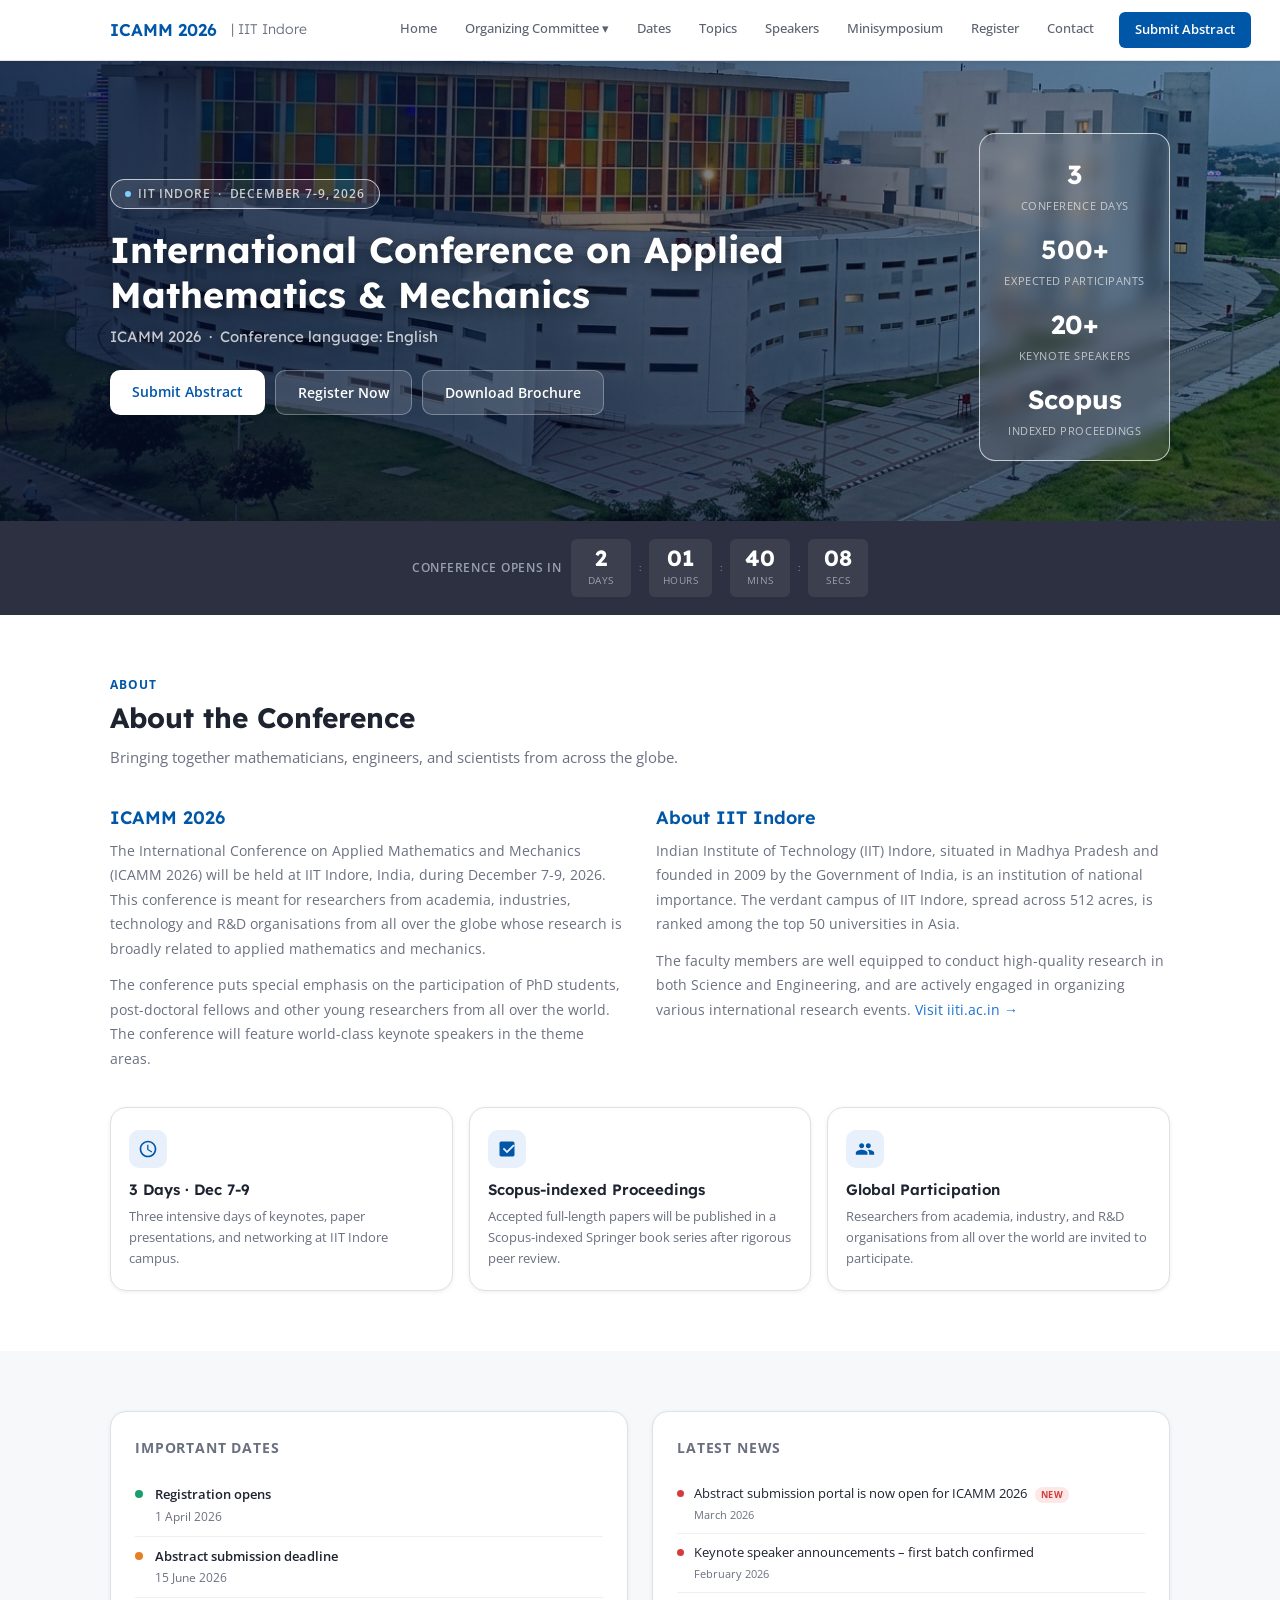
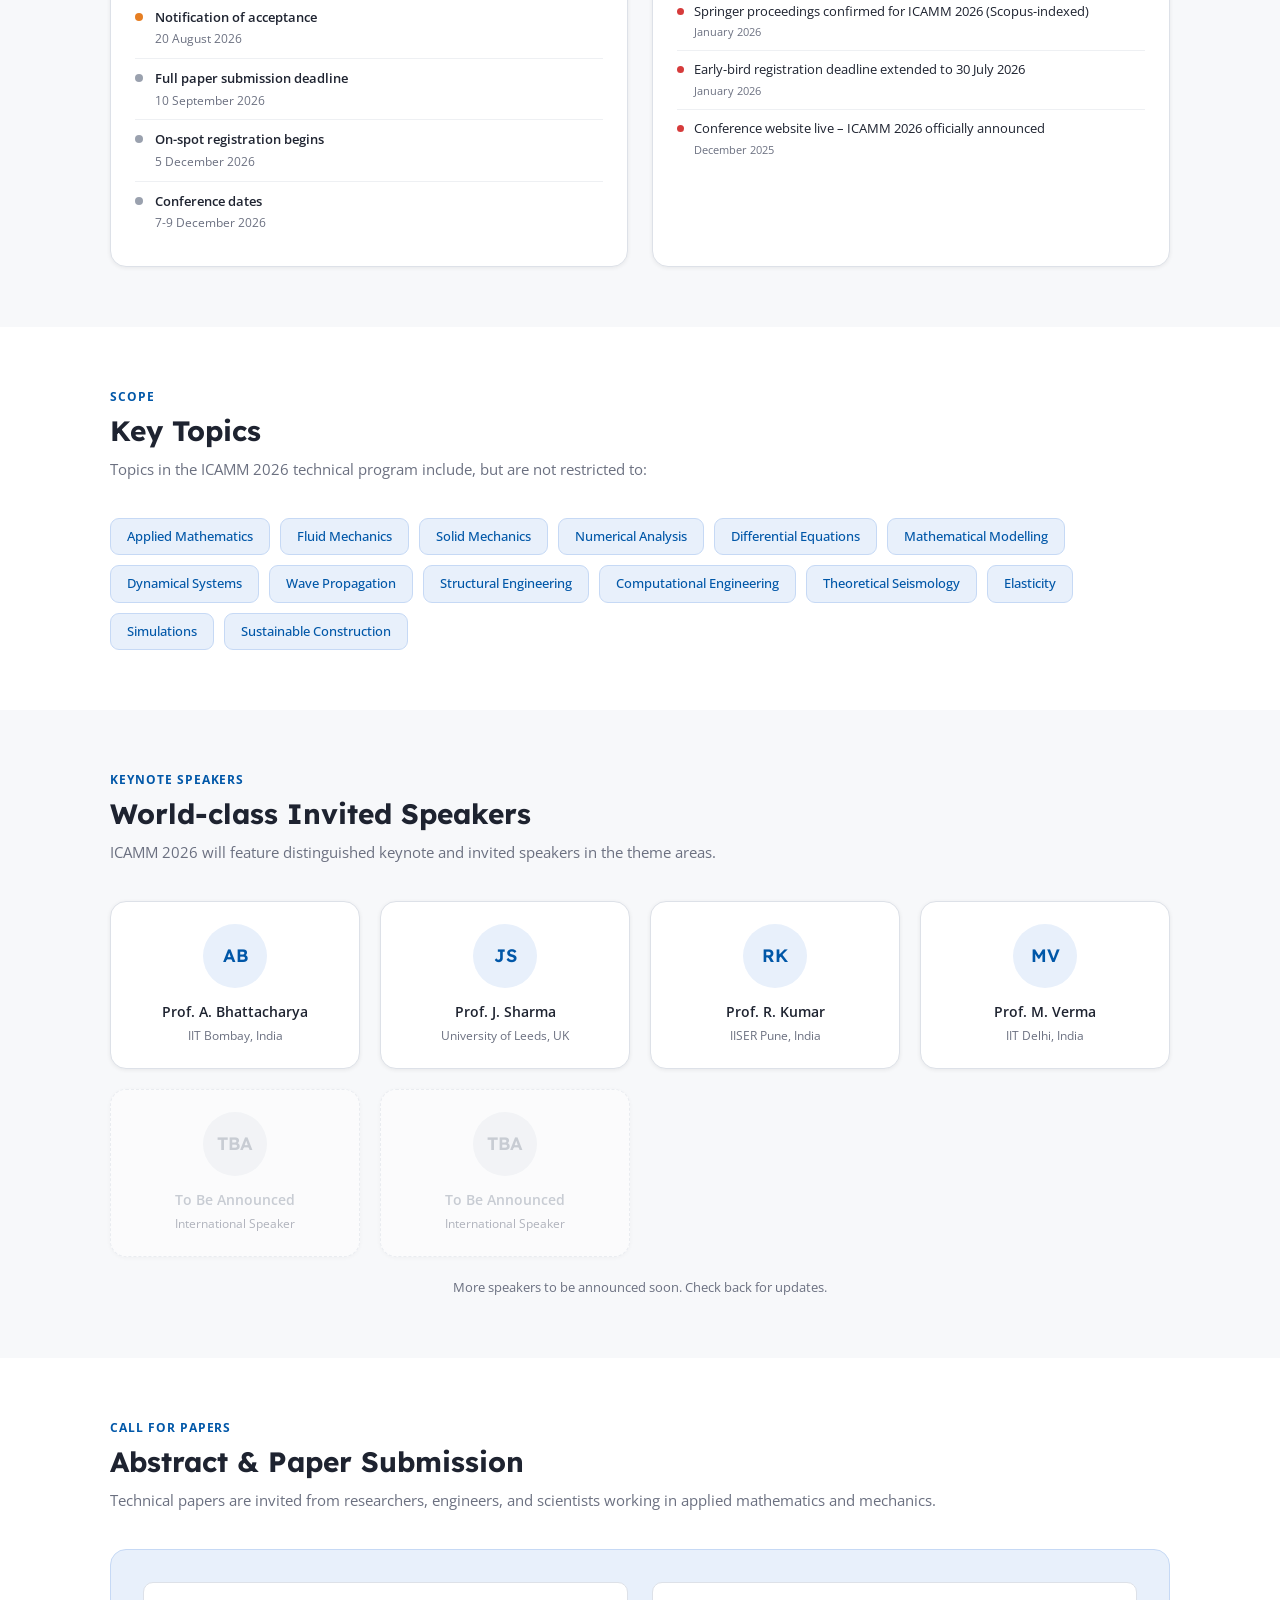
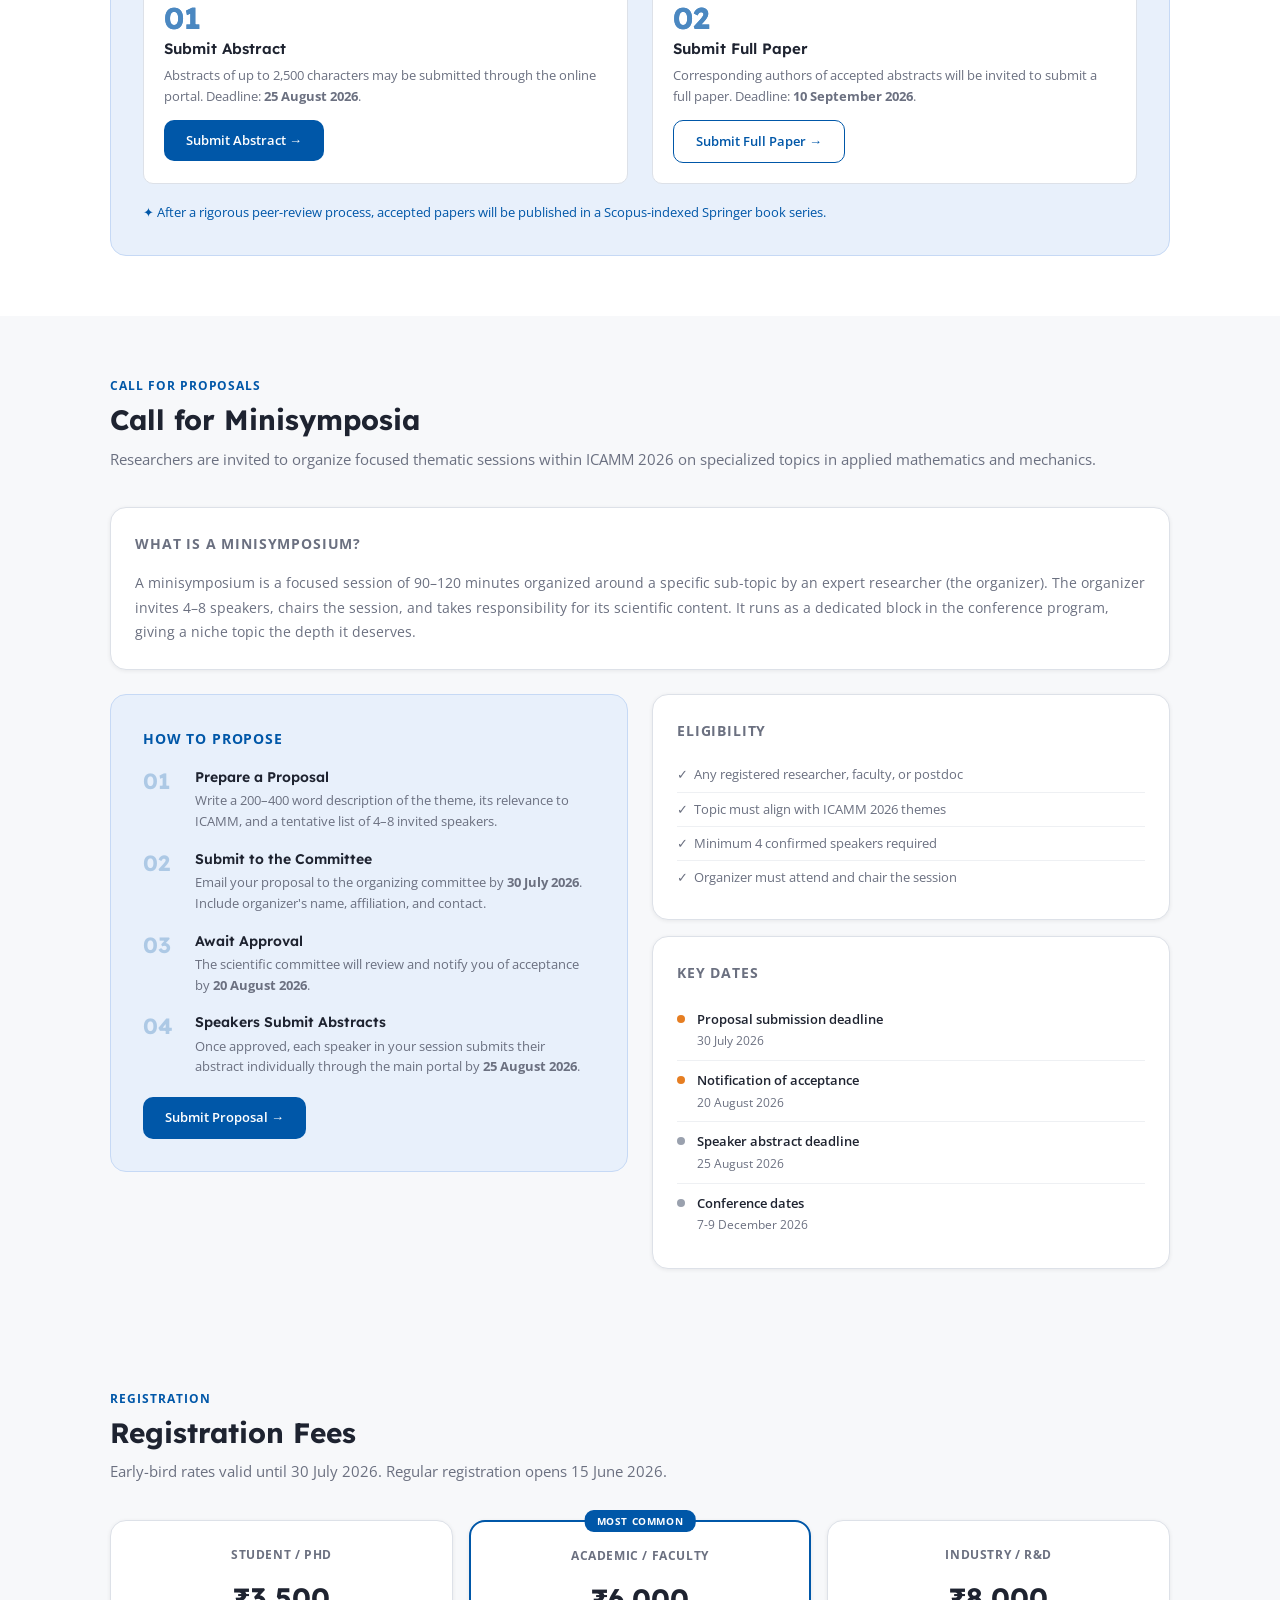
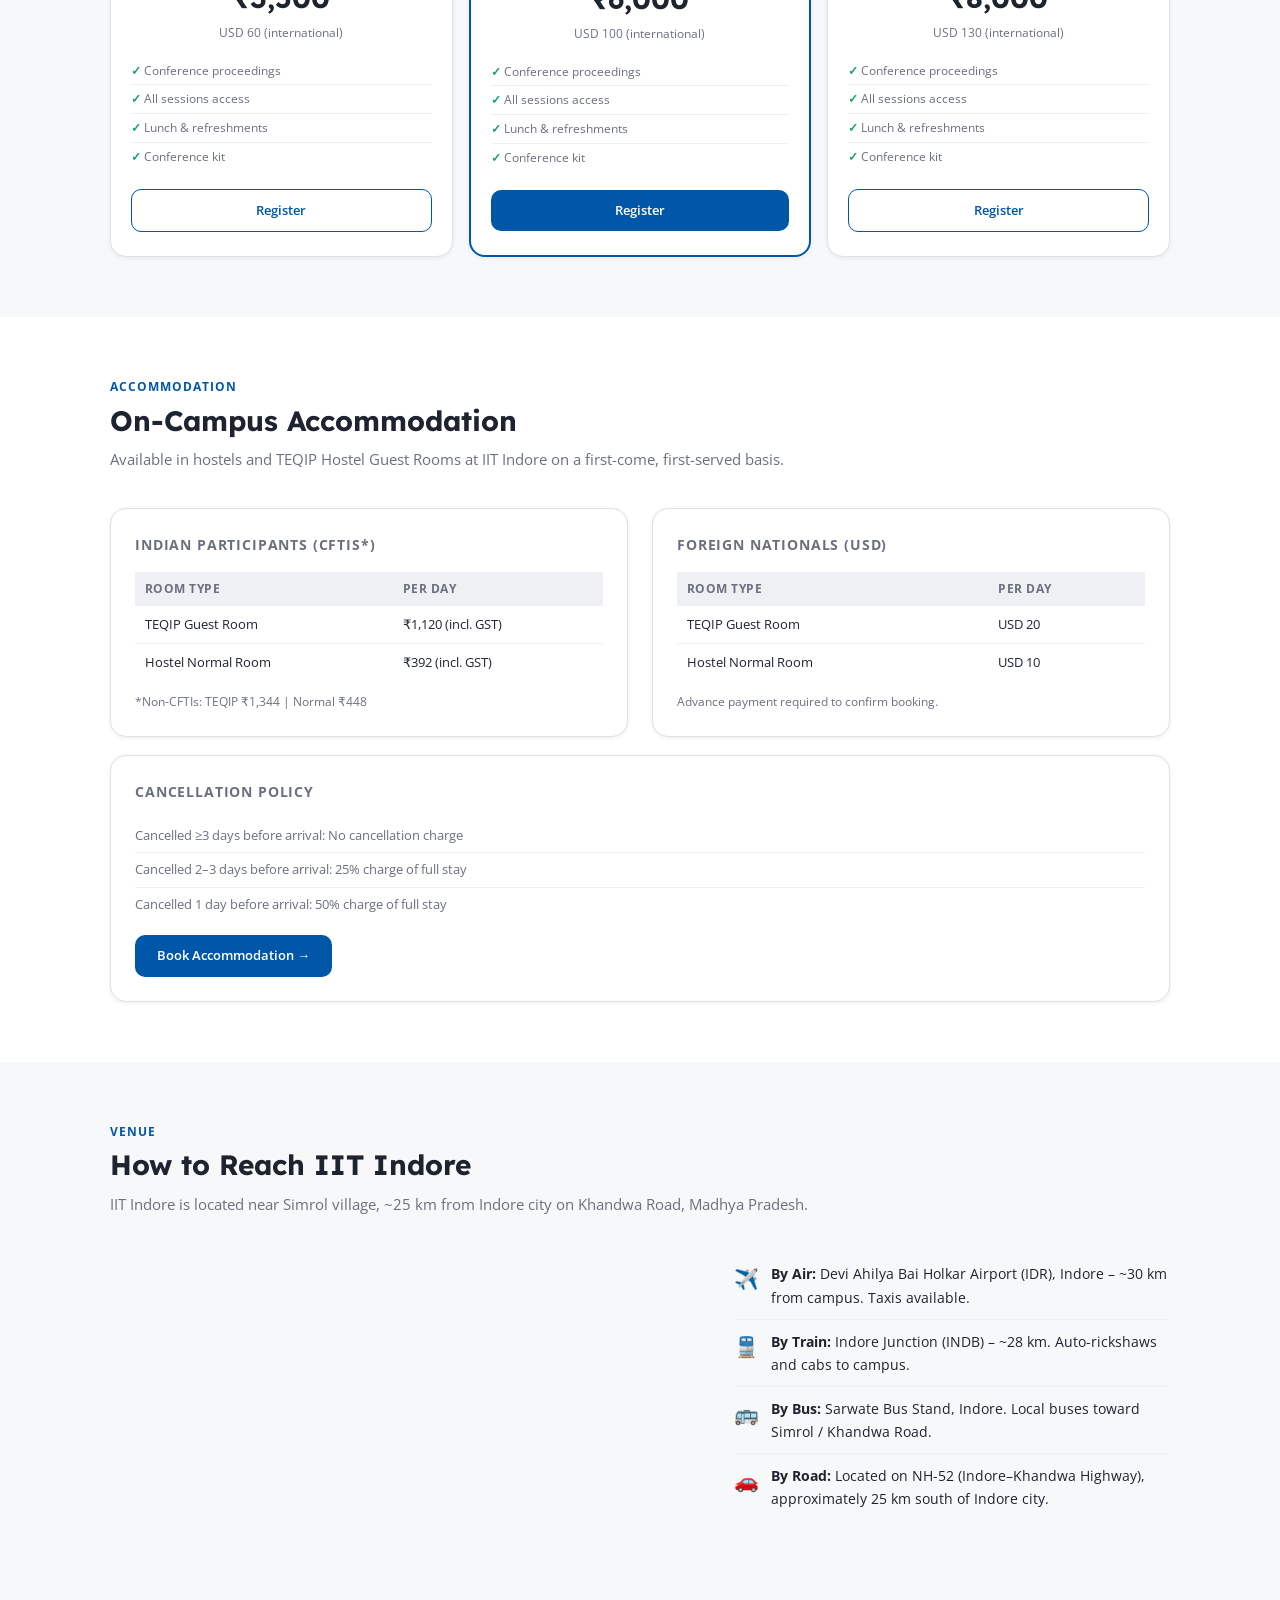
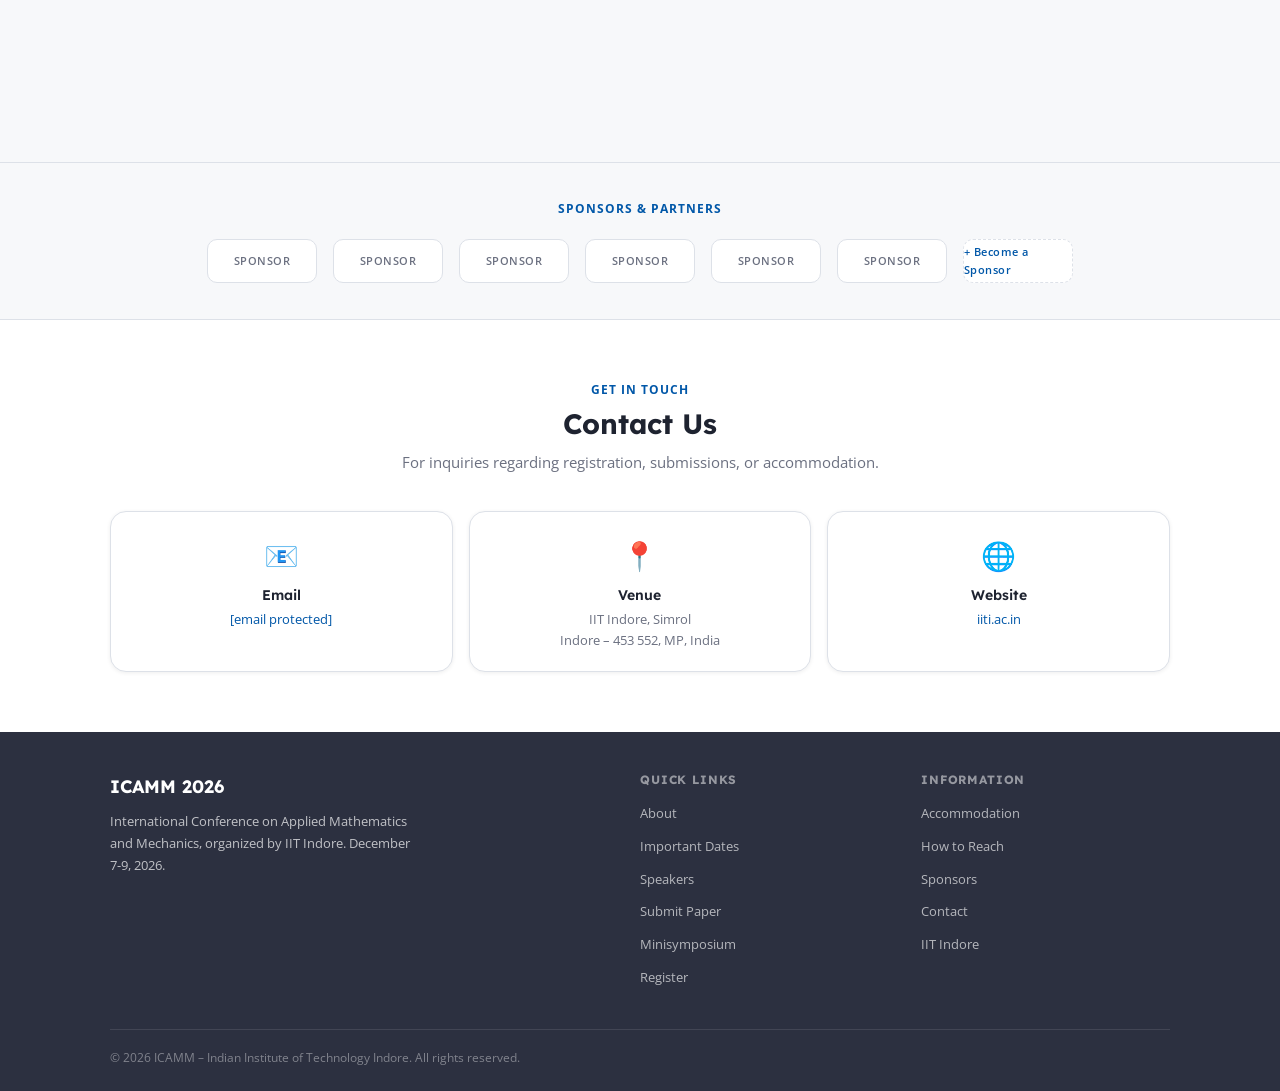
<file: index.html>
<!DOCTYPE html>
<html lang="en">

<head>
  <meta charset="UTF-8" />
  <meta name="viewport" content="width=device-width, initial-scale=1.0" />
  <title>ICAMM 2026 – IIT Indore</title>
  <link rel="preconnect" href="https://fonts.googleapis.com" />
  <link rel="preconnect" href="https://fonts.gstatic.com" crossorigin />
  <link href="https://fonts.googleapis.com/css2?family=Lexend:wght@300;400;500;600;700&family=Open+Sans:ital,wght@0,300;0,400;0,600;1,400&display=swap" rel="stylesheet" />
  <link rel="stylesheet" href="style.css" />
</head>
<body>
  <!-- ══ NAVBAR ══ -->
  <nav class="navbar">  
    <div class="container navbar-inner">
      <a class="navbar-logo" href="#">
        ICAMM 2026 <span>| IIT Indore</span>
      </a>
      <button class="hamburger" id="hamburger" aria-label="Toggle menu">
        <span></span><span></span><span></span>
      </button>
      <ul class="nav-links" id="navLinks">
        <li><a href="#about"    class="active">Home</a></li>
        <li class="nav-dropdown">
          <a href="#" class="dropdown-toggle" onclick="toggleDropdown(event)" aria-expanded="false" aria-haspopup="true">Organizing Committee ▾</a>
          <ul class="dropdown-menu">
            <li><a href="#" onclick="openCommitteeModal('patron');return false;">Patron</a></li>
            <li><a href="#" onclick="openCommitteeModal('conveners');return false;">Conveners</a></li>
            <li><a href="#" onclick="openCommitteeModal('core-organizing');return false;">Core Organizing Team</a></li>
            <li><a href="#" onclick="openCommitteeModal('local-organizing');return false;">Local Organizing Team</a></li>
          </ul>
        </li>
        <li><a href="#dates">Dates</a></li>
        <li><a href="#topics">Topics</a></li>
        <li><a href="#speakers">Speakers</a></li>
        <li><a href="#minisymposium">Minisymposium</a></li>
        <li><a href="#registration">Register</a></li>
        <li><a href="#contact">Contact</a></li>
        <li><a href="#submission" class="btn nav-cta">Submit Abstract</a></li>
      </ul>
    </div>
  </nav>

  <!-- ══ HERO ══ -->
  <section class="hero">
    <div class="container hero-inner">
      <div class="hero-content">
        <div class="hero-tag">IIT Indore &nbsp;·&nbsp; December 7-9, 2026</div>
        <h1>International Conference on Applied Mathematics &amp; Mechanics</h1>
        <h2>ICAMM 2026 &nbsp;·&nbsp; Conference language: English</h2>
        <div class="hero-btns">
          <a href="#submission" class="btn btn-white">Submit Abstract</a>
          <a href="#registration" class="btn btn-ghost">Register Now</a>
          <a href="#" class="btn btn-ghost">Download Brochure</a>
        </div>
      </div>
      <div class="hero-stats">
        <div class="stat"><div class="stat-num">3</div><div class="stat-lbl">Conference Days</div></div>
        <div class="stat"><div class="stat-num">500+</div><div class="stat-lbl">Expected Participants</div></div>
        <div class="stat"><div class="stat-num">20+</div><div class="stat-lbl">Keynote Speakers</div></div>
        <div class="stat"><div class="stat-num">Scopus</div><div class="stat-lbl">Indexed Proceedings</div></div>
      </div>
    </div>
  </section>

  <!-- ══ COUNTDOWN ══ -->
  <div class="countdown-bar">
    <div class="container countdown-inner">
      <span class="countdown-label">Conference opens in</span>
      <div class="countdown-cells">
        <div class="cd-cell"><div class="cd-num" id="cd-d">--</div><div class="cd-lbl">Days</div></div>
        <div class="cd-sep">:</div>
        <div class="cd-cell"><div class="cd-num" id="cd-h">--</div><div class="cd-lbl">Hours</div></div>
        <div class="cd-sep">:</div>
        <div class="cd-cell"><div class="cd-num" id="cd-m">--</div><div class="cd-lbl">Mins</div></div>
        <div class="cd-sep">:</div>
        <div class="cd-cell"><div class="cd-num" id="cd-s">--</div><div class="cd-lbl">Secs</div></div>
      </div>
    </div>
  </div>

  <!-- ══ ABOUT ══ -->
  <section class="section" id="about">
    <div class="container">
      <div class="section-head">
        <div class="eyebrow">About</div>
        <h2 class="section-title">About the Conference</h2>
        <p class="section-subtitle">Bringing together mathematicians, engineers, and scientists from across the globe.</p>
      </div>
      <div class="about-grid">
        <div class="about-block">
          <h3>ICAMM 2026</h3>
          <p>
            The International Conference on Applied Mathematics and Mechanics (ICAMM 2026) will be held at IIT Indore, India, during December 7-9, 2026. This conference is meant for researchers from academia, industries, technology and R&amp;D organisations from all over the globe whose research is broadly related to applied mathematics and mechanics.
          </p>
          <p style="margin-top:12px">
            The conference puts special emphasis on the participation of PhD students, post-doctoral fellows and other young researchers from all over the world. The conference will feature world-class keynote speakers in the theme areas.
          </p>
        </div>
        <div class="about-block">
          <h3>About IIT Indore</h3>
          <p>
            Indian Institute of Technology (IIT) Indore, situated in Madhya Pradesh and founded in 2009 by the Government of India, is an institution of national importance. The verdant campus of IIT Indore, spread across 512 acres, is ranked among the top 50 universities in Asia.
          </p>
          <p style="margin-top:12px">
            The faculty members are well equipped to conduct high-quality research in both Science and Engineering, and are actively engaged in organizing various international research events.
            <a href="https://www.iiti.ac.in" target="_blank">Visit iiti.ac.in →</a>
          </p>
        </div>
      </div>

      <div class="info-row">
        <div class="info-card">
          <div class="ic-icon">
            <svg viewBox="0 0 24 24"><path d="M12 2C6.48 2 2 6.48 2 12s4.48 10 10 10 10-4.48 10-10S17.52 2 12 2zm0 18c-4.41 0-8-3.59-8-8s3.59-8 8-8 8 3.59 8 8-3.59 8-8 8zm.5-13H11v6l5.25 3.15.75-1.23-4.5-2.67V7z"/></svg>
          </div>
          <h4>3 Days · Dec 7-9</h4>
          <p>Three intensive days of keynotes, paper presentations, and networking at IIT Indore campus.</p>
        </div>
        <div class="info-card">
          <div class="ic-icon">
            <svg viewBox="0 0 24 24"><path d="M19 3H5c-1.1 0-2 .9-2 2v14c0 1.1.9 2 2 2h14c1.1 0 2-.9 2-2V5c0-1.1-.9-2-2-2zm-7 14l-5-5 1.41-1.41L12 14.17l7.59-7.59L21 8l-9 9z"/></svg>
          </div>
          <h4>Scopus-indexed Proceedings</h4>
          <p>Accepted full-length papers will be published in a Scopus-indexed Springer book series after rigorous peer review.</p>
        </div>
        <div class="info-card">
          <div class="ic-icon">
            <svg viewBox="0 0 24 24"><path d="M16 11c1.66 0 2.99-1.34 2.99-3S17.66 5 16 5c-1.66 0-3 1.34-3 3s1.34 3 3 3zm-8 0c1.66 0 2.99-1.34 2.99-3S9.66 5 8 5C6.34 5 5 6.34 5 8s1.34 3 3 3zm0 2c-2.33 0-7 1.17-7 3.5V19h14v-2.5c0-2.33-4.67-3.5-7-3.5zm8 0c-.29 0-.62.02-.97.05 1.16.84 1.97 1.97 1.97 3.45V19h6v-2.5c0-2.33-4.67-3.5-7-3.5z"/></svg>
          </div>
          <h4>Global Participation</h4>
          <p>Researchers from academia, industry, and R&amp;D organisations from all over the world are invited to participate.</p>
        </div>
      </div>
    </div>
  </section>

  <!-- ══ DATES + NEWS ══ -->
  <section class="section section-alt" id="dates">
    <div class="container">
      <div class="dates-news-grid">

        <div class="card">
          <div class="card-title">Important Dates</div>
          <div class="date-item">
            <div class="date-dot dot-open"></div>
            <div><div class="date-item-label">Registration opens</div><div class="date-item-val">1 April 2026</div></div>
          </div>
          <div class="date-item">
            <div class="date-dot dot-warn"></div>
            <div><div class="date-item-label">Abstract submission deadline</div><div class="date-item-val">15 June 2026</div></div>
          </div>
          <div class="date-item">
            <div class="date-dot dot-warn"></div>
            <div><div class="date-item-label">Notification of acceptance</div><div class="date-item-val">20 August  2026</div></div>
          </div>
          <div class="date-item">
            <div class="date-dot dot-neutral"></div>
            <div><div class="date-item-label">Full paper submission deadline</div><div class="date-item-val">10 September 2026</div></div>
          </div>
          <div class="date-item">
            <div class="date-dot dot-neutral"></div>
            <div><div class="date-item-label">On-spot registration begins</div><div class="date-item-val">5 December 2026</div></div>
          </div>
          <div class="date-item">
            <div class="date-dot dot-neutral"></div>
            <div><div class="date-item-label">Conference dates</div><div class="date-item-val">7-9 December 2026</div></div>
          </div>
        </div>

        <div class="card">
          <div class="card-title">Latest News</div>
          <div class="news-item">
            <div class="news-dot"></div>
            <div>
              <div class="news-text">Abstract submission portal is now open for ICAMM 2026 <span class="news-new">NEW</span></div>
              <div class="news-date">March 2026</div>
            </div>
          </div>
          <div class="news-item">
            <div class="news-dot"></div>
            <div>
              <div class="news-text">Keynote speaker announcements – first batch confirmed</div>
              <div class="news-date">February 2026</div>
            </div>
          </div>
          <div class="news-item">
            <div class="news-dot"></div>
            <div>
              <div class="news-text">Springer proceedings confirmed for ICAMM 2026 (Scopus-indexed)</div>
              <div class="news-date">January 2026</div>
            </div>
          </div>
          <div class="news-item">
            <div class="news-dot"></div>
            <div>
              <div class="news-text">Early-bird registration deadline extended to 30 July 2026</div>
              <div class="news-date">January 2026</div>
            </div>
          </div>
          <div class="news-item">
            <div class="news-dot"></div>
            <div>
              <div class="news-text">Conference website live – ICAMM 2026 officially announced</div>
              <div class="news-date">December 2025</div>
            </div>
          </div>
        </div>

      </div>
    </div>
  </section>

  <!-- ══ TOPICS ══ -->
  <section class="section" id="topics">
    <div class="container">
      <div class="section-head">
        <div class="eyebrow">Scope</div>
        <h2 class="section-title">Key Topics</h2>
        <p class="section-subtitle">Topics in the ICAMM 2026 technical program include, but are not restricted to:</p>
      </div>
      <div class="topics-wrap">
        <span class="topic-pill">Applied Mathematics</span>
        <span class="topic-pill">Fluid Mechanics</span>
        <span class="topic-pill">Solid Mechanics</span>
        <span class="topic-pill">Numerical Analysis</span>
        <span class="topic-pill">Differential Equations</span>
        <span class="topic-pill">Mathematical Modelling</span>
        <span class="topic-pill">Dynamical Systems</span>
        <span class="topic-pill">Wave Propagation</span>
        <span class="topic-pill">Structural Engineering</span>
        <span class="topic-pill">Computational Engineering</span>
        <span class="topic-pill">Theoretical Seismology</span>
        <span class="topic-pill">Elasticity</span>
        <span class="topic-pill">Simulations</span>
        <span class="topic-pill">Sustainable Construction</span>
      </div>
    </div>
  </section>

  <!-- ══ SPEAKERS ══ -->
  <section class="section section-alt" id="speakers">
    <div class="container">
      <div class="section-head">
        <div class="eyebrow">Keynote Speakers</div>
        <h2 class="section-title">World-class Invited Speakers</h2>
        <p class="section-subtitle">ICAMM 2026 will feature distinguished keynote and invited speakers in the theme areas.</p>
      </div>
      <div class="speakers-grid">
        <div class="speaker-card">
          <div class="speaker-avatar">AB</div>
          <div class="speaker-name">Prof. A. Bhattacharya</div>
          <div class="speaker-inst">IIT Bombay, India</div>
        </div>
        <div class="speaker-card">
          <div class="speaker-avatar">JS</div>
          <div class="speaker-name">Prof. J. Sharma</div>
          <div class="speaker-inst">University of Leeds, UK</div>
        </div>
        <div class="speaker-card">
          <div class="speaker-avatar">RK</div>
          <div class="speaker-name">Prof. R. Kumar</div>
          <div class="speaker-inst">IISER Pune, India</div>
        </div>
        <div class="speaker-card">
          <div class="speaker-avatar">MV</div>
          <div class="speaker-name">Prof. M. Verma</div>
          <div class="speaker-inst">IIT Delhi, India</div>
        </div>
        <div class="speaker-card speaker-tba">
          <div class="speaker-avatar" style="background:var(--gray-100);color:var(--gray-400)">TBA</div>
          <div class="speaker-name" style="color:var(--gray-400)">To Be Announced</div>
          <div class="speaker-inst">International Speaker</div>
        </div>
        <div class="speaker-card speaker-tba">
          <div class="speaker-avatar" style="background:var(--gray-100);color:var(--gray-400)">TBA</div>
          <div class="speaker-name" style="color:var(--gray-400)">To Be Announced</div>
          <div class="speaker-inst">International Speaker</div>
        </div>
      </div>
      <p style="text-align:center;margin-top:20px;font-size:13px;color:var(--text-muted)">More speakers to be announced soon. Check back for updates.</p>
    </div>
  </section>

  <!-- ══ SUBMISSION ══ -->
  <section class="section" id="submission">
    <div class="container">
      <div class="section-head">
        <div class="eyebrow">Call for Papers</div>
        <h2 class="section-title">Abstract &amp; Paper Submission</h2>
        <p class="section-subtitle">Technical papers are invited from researchers, engineers, and scientists working in applied mathematics and mechanics.</p>
      </div>
      <div class="submit-block">
        <div class="submit-grid">
          <div class="submit-step">
            <div class="submit-step-num">01</div>
            <h4>Submit Abstract</h4>
            <p>Abstracts of up to 2,500 characters may be submitted through the online portal. Deadline: <strong>25 August 2026</strong>.</p>
            <a href="#" class="btn btn-primary mt-4" style="display:inline-block;margin-top:12px;font-size:13px">Submit Abstract →</a>
          </div>
          <div class="submit-step">
            <div class="submit-step-num">02</div>
            <h4>Submit Full Paper</h4>
            <p>Corresponding authors of accepted abstracts will be invited to submit a full paper. Deadline: <strong>10 September 2026</strong>.</p>
            <a href="#" class="btn btn-outline mt-4" style="display:inline-block;margin-top:12px;font-size:13px">Submit Full Paper →</a>
          </div>
        </div>
        <p style="margin-top:18px;font-size:13px;color:var(--blue)">
          ✦ After a rigorous peer-review process, accepted papers will be published in a Scopus-indexed Springer book series.
        </p>
      </div>
    </div>
  </section>

  <!-- ══ MINISYMPOSIUM ══ -->
  <section class="section section-alt" id="minisymposium">
    <div class="container">
      <div class="section-head">
        <div class="eyebrow">Call for Proposals</div>
        <h2 class="section-title">Call for Minisymposia</h2>
        <p class="section-subtitle">Researchers are invited to organize focused thematic sessions within ICAMM 2026 on specialized topics in applied mathematics and mechanics.</p>
      </div>

      <!-- What is a Minisymposium -->
      <div class="mini-what card" style="margin-bottom:24px;">
        <div class="card-title">What is a Minisymposium?</div>
        <p style="font-size:14px;color:var(--text-muted);line-height:1.75;">
          A minisymposium is a focused session of 90–120 minutes organized around a specific sub-topic by an expert researcher (the organizer). The organizer invites 4–8 speakers, chairs the session, and takes responsibility for its scientific content. It runs as a dedicated block in the conference program, giving a niche topic the depth it deserves.
        </p>
      </div>

      <!-- Steps + Benefits grid -->
      <div class="ms-layout">

        <div class="submit-block">
          <div class="card-title" style="color:var(--blue);margin-bottom:18px;">How to Propose</div>
          <div class="ms-steps-list">
            <div class="ms-step">
              <div class="ms-step-num">01</div>
              <div>
                <h4>Prepare a Proposal</h4>
                <p>Write a 200–400 word description of the theme, its relevance to ICAMM, and a tentative list of 4–8 invited speakers.</p>
              </div>
            </div>
            <div class="ms-step">
              <div class="ms-step-num">02</div>
              <div>
                <h4>Submit to the Committee</h4>
                <p>Email your proposal to the organizing committee by <strong>30 July 2026</strong>. Include organizer's name, affiliation, and contact.</p>
              </div>
            </div>
            <div class="ms-step">
              <div class="ms-step-num">03</div>
              <div>
                <h4>Await Approval</h4>
                <p>The scientific committee will review and notify you of acceptance by <strong>20 August 2026</strong>.</p>
              </div>
            </div>
            <div class="ms-step">
              <div class="ms-step-num">04</div>
              <div>
                <h4>Speakers Submit Abstracts</h4>
                <p>Once approved, each speaker in your session submits their abstract individually through the main portal by <strong>25 August 2026</strong>.</p>
              </div>
            </div>
          </div>
          <a href="/cdn-cgi/l/email-protection#721b11131f1f40424044321b1b061b5c13115c1b1c" class="btn btn-primary" style="display:inline-block;margin-top:20px;font-size:13px">Submit Proposal →</a>
        </div>

        <div style="display:flex;flex-direction:column;gap:16px;">
          <div class="card">
            <div class="card-title">Eligibility</div>
            <ul style="list-style:none;font-size:13px;color:var(--text-muted);">
              <li style="padding:6px 0;border-bottom:1px solid var(--gray-100)">✓ &nbsp;Any registered researcher, faculty, or postdoc</li>
              <li style="padding:6px 0;border-bottom:1px solid var(--gray-100)">✓ &nbsp;Topic must align with ICAMM 2026 themes</li>
              <li style="padding:6px 0;border-bottom:1px solid var(--gray-100)">✓ &nbsp;Minimum 4 confirmed speakers required</li>
              <li style="padding:6px 0">✓ &nbsp;Organizer must attend and chair the session</li>
            </ul>
          </div>
          <div class="card">
            <div class="card-title">Key Dates</div>
            <div class="date-item">
              <div class="date-dot dot-warn"></div>
              <div><div class="date-item-label">Proposal submission deadline</div><div class="date-item-val">30 July 2026</div></div>
            </div>
            <div class="date-item">
              <div class="date-dot dot-warn"></div>
              <div><div class="date-item-label">Notification of acceptance</div><div class="date-item-val">20 August 2026</div></div>
            </div>
            <div class="date-item">
              <div class="date-dot dot-neutral"></div>
              <div><div class="date-item-label">Speaker abstract deadline</div><div class="date-item-val">25 August 2026</div></div>
            </div>
            <div class="date-item" style="border-bottom:none;">
              <div class="date-dot dot-neutral"></div>
              <div><div class="date-item-label">Conference dates</div><div class="date-item-val">7-9 December 2026</div></div>
            </div>
          </div>
        </div>

      </div>
    </div>
  </section>

  <!-- ══ REGISTRATION ══ -->
  <section class="section section-alt" id="registration">
    <div class="container">
      <div class="section-head">
        <div class="eyebrow">Registration</div>
        <h2 class="section-title">Registration Fees</h2>
        <p class="section-subtitle">Early-bird rates valid until 30 July 2026. Regular registration opens 15 June 2026.</p>
      </div>
      <div class="reg-grid">
        <div class="reg-card">
          <div class="reg-category">Student / PhD</div>
          <div class="reg-price">₹3,500</div>
          <div class="reg-price-usd">USD 60 (international)</div>
          <ul class="reg-features">
            <li>Conference proceedings</li>
            <li>All sessions access</li>
            <li>Lunch &amp; refreshments</li>
            <li>Conference kit</li>
          </ul>
          <a href="#" class="btn btn-outline" style="width:100%;text-align:center;font-size:13px">Register</a>
        </div>
        <div class="reg-card featured">
          <div class="popular-badge">Most Common</div>
          <div class="reg-category">Academic / Faculty</div>
          <div class="reg-price">₹6,000</div>
          <div class="reg-price-usd">USD 100 (international)</div>
          <ul class="reg-features">
            <li>Conference proceedings</li>
            <li>All sessions access</li>
            <li>Lunch &amp; refreshments</li>
            <li>Conference kit</li>
          </ul>
          <a href="#" class="btn btn-primary" style="width:100%;text-align:center;font-size:13px">Register</a>
        </div>
        <div class="reg-card">
          <div class="reg-category">Industry / R&amp;D</div>
          <div class="reg-price">₹8,000</div>
          <div class="reg-price-usd">USD 130 (international)</div>
          <ul class="reg-features">
            <li>Conference proceedings</li>
            <li>All sessions access</li>
            <li>Lunch &amp; refreshments</li>
            <li>Conference kit</li>
          </ul>
          <a href="#" class="btn btn-outline" style="width:100%;text-align:center;font-size:13px">Register</a>
        </div>
      </div>
    </div>
  </section>

  <!-- ══ ACCOMMODATION ══ -->
  <section class="section" id="accommodation">
    <div class="container">
      <div class="section-head">
        <div class="eyebrow">Accommodation</div>
        <h2 class="section-title">On-Campus Accommodation</h2>
        <p class="section-subtitle">Available in hostels and TEQIP Hostel Guest Rooms at IIT Indore on a first-come, first-served basis.</p>
      </div>
      <div class="accom-grid">
        <div class="card">
          <div class="card-title">Indian Participants (CFTIs*)</div>
          <table class="accom-table">
            <tr><th>Room Type</th><th>Per Day</th></tr>
            <tr><td>TEQIP Guest Room</td><td>₹1,120 (incl. GST)</td></tr>
            <tr><td>Hostel Normal Room</td><td>₹392 (incl. GST)</td></tr>
          </table>
          <p style="font-size:12px;color:var(--text-muted);margin-top:10px">*Non-CFTIs: TEQIP ₹1,344 | Normal ₹448</p>
        </div>
        <div class="card">
          <div class="card-title">Foreign Nationals (USD)</div>
          <table class="accom-table">
            <tr><th>Room Type</th><th>Per Day</th></tr>
            <tr><td>TEQIP Guest Room</td><td>USD 20</td></tr>
            <tr><td>Hostel Normal Room</td><td>USD 10</td></tr>
          </table>
          <p style="font-size:12px;color:var(--text-muted);margin-top:10px">Advance payment required to confirm booking.</p>
        </div>
      </div>
      <div class="card mt-8" style="margin-top:18px;">
        <div class="card-title">Cancellation Policy</div>
        <ul style="list-style:none;font-size:13px;color:var(--text-muted);">
          <li style="padding:6px 0;border-bottom:1px solid var(--gray-100)">Cancelled ≥3 days before arrival: No cancellation charge</li>
          <li style="padding:6px 0;border-bottom:1px solid var(--gray-100)">Cancelled 2–3 days before arrival: 25% charge of full stay</li>
          <li style="padding:6px 0">Cancelled 1 day before arrival: 50% charge of full stay</li>
        </ul>
        <a href="#" class="btn btn-primary mt-4" style="display:inline-block;margin-top:14px;font-size:13px">Book Accommodation →</a>
      </div>
    </div>
  </section>

  <!-- ══ HOW TO REACH ══ -->
  <section class="section section-alt" id="reach">
    <div class="container">
      <div class="section-head">
        <div class="eyebrow">Venue</div>
        <h2 class="section-title">How to Reach IIT Indore</h2>
        <p class="section-subtitle">IIT Indore is located near Simrol village, ~25 km from Indore city on Khandwa Road, Madhya Pradesh.</p>
      </div>
      <div class="reach-grid">
        <iframe src="https://www.google.com/maps/embed?pb=!1m14!1m12!1m3!1d5592.593794765712!2d75.92333179696303!3d22.523862291898027!2m3!1f0!2f0!3f0!3m2!1i1024!2i768!4f13.1!5e0!3m2!1sen!2sin!4v1773949701708!5m2!1sen!2sin" width="600" height="450" style="border:0;" allowfullscreen="" loading="lazy" referrerpolicy="no-referrer-when-downgrade"></iframe>
        <ul class="reach-list">
          <li><span class="reach-icon">✈️</span><div><strong>By Air:</strong> Devi Ahilya Bai Holkar Airport (IDR), Indore – ~30 km from campus. Taxis available.</div></li>
          <li><span class="reach-icon">🚆</span><div><strong>By Train:</strong> Indore Junction (INDB) – ~28 km. Auto-rickshaws and cabs to campus.</div></li>
          <li><span class="reach-icon">🚌</span><div><strong>By Bus:</strong> Sarwate Bus Stand, Indore. Local buses toward Simrol / Khandwa Road.</div></li>
          <li><span class="reach-icon">🚗</span><div><strong>By Road:</strong> Located on NH-52 (Indore–Khandwa Highway), approximately 25 km south of Indore city.</div></li>
        </ul>
      </div>
    </div>
  </section>

  <!-- ══ SPONSORS ══ -->
  <div class="sponsors-strip" id="sponsors">
    <div class="container">
      <p class="eyebrow text-center">Sponsors &amp; Partners</p>
      <div class="sponsors-logos">
        <div class="sponsor-logo">SPONSOR</div>
        <div class="sponsor-logo">SPONSOR</div>
        <div class="sponsor-logo">SPONSOR</div>
        <div class="sponsor-logo">SPONSOR</div>
        <div class="sponsor-logo">SPONSOR</div>
        <div class="sponsor-logo">SPONSOR</div>
        <div class="sponsor-logo sponsor-become">+ Become a Sponsor</div>
      </div>
    </div>
  </div>

  <!-- ══ CONTACT ══ -->
  <section class="section" id="contact">
    <div class="container">
      <div class="section-head text-center">
        <div class="eyebrow">Get in Touch</div>
        <h2 class="section-title">Contact Us</h2>
        <p class="section-subtitle">For inquiries regarding registration, submissions, or accommodation.</p>
      </div>
      <div class="contact-grid">
        <div class="contact-card">
          <div class="cc-icon">📧</div>
          <h4>Email</h4>
          <p><a href="/cdn-cgi/l/email-protection#076e64666a6a35373531476e6e736e296664296e69"><span class="__cf_email__" data-cfemail="274e44464a4a15171511674e4e534e094644094e49">[email&#160;protected]</span></a></p>
        </div>
        <div class="contact-card">
          <div class="cc-icon">📍</div>
          <h4>Venue</h4>
          <p>IIT Indore, Simrol<br>Indore – 453 552, MP, India</p>
        </div>
        <div class="contact-card">
          <div class="cc-icon">🌐</div>
          <h4>Website</h4>
          <p><a href="https://www.iiti.ac.in" target="_blank">iiti.ac.in</a></p>
        </div>
      </div>
    </div>
  </section>

<!-- ══ ORGANISING COMMITTEE MODAL ══ -->
  <div class="orgcom-overlay" id="orgcomOverlay" onclick="closeCommitteeModal()"></div>
  <div class="orgcom-modal" id="orgcomModal" role="dialog" aria-modal="true" aria-labelledby="orgcomTitle">
    <button class="orgcom-close" onclick="closeCommitteeModal()" aria-label="Close">✕</button>
    <div class="orgcom-tabs">
      <button class="orgcom-tab active" data-tab="patron"          onclick="switchTab(this,'patron')">Patron</button>
      <button class="orgcom-tab"        data-tab="conveners"        onclick="switchTab(this,'conveners')">Conveners</button>
      <button class="orgcom-tab"        data-tab="core-organizing"  onclick="switchTab(this,'core-organizing')">Core Organizing Team</button>
      <button class="orgcom-tab"        data-tab="local-organizing" onclick="switchTab(this,'local-organizing')">Local Organizing Team</button>
    </div>

    <!-- Patron -->
    <div class="orgcom-panel active" id="panel-patron">
      <div class="orgcom-section-label">Patron</div>
      <div class="orgcom-grid">
        <div class="orgcom-card">
          <img class="orgcom-avatar" src="images/suhas_s_joshi.png" alt="Prof. Suhas Joshi" onerror="this.outerHTML='<div class=\'orgcom-avatar\'>SJ</div>'">
          <div class="orgcom-name">Prof. Suhas Joshi</div>
          <div class="orgcom-role">Director, IIT Indore</div>
          <div class="orgcom-dept">Indian Institute of Technology Indore</div>
        </div>
      </div>
    </div>

    <!-- Conveners -->
    <div class="orgcom-panel" id="panel-conveners">
      <div class="orgcom-section-label">Conveners</div>
      <div class="orgcom-grid">
        <div class="orgcom-card">
          <img class="orgcom-avatar" src="images/santanu_m.jpeg" alt="Dr. Santanu Manna" onerror="this.outerHTML='<div class=\'orgcom-avatar\'>SM</div>'">
          <div class="orgcom-name">Dr. Santanu Manna</div>
          <div class="orgcom-role">Convener, ICAMM 2026</div>
          <div class="orgcom-dept">Dept. of Mathematics, IIT Indore</div>
        </div>
        <div class="orgcom-card">
          <img class="orgcom-avatar" src="images/vinay_k_gupta.jpg" alt="Dr. Vinay Kumar Gupta" onerror="this.outerHTML='<div class=\'orgcom-avatar\'>VG</div>'">
          <div class="orgcom-name">Dr. Vinay Kumar Gupta</div>
          <div class="orgcom-role">Co-Convener, ICAMM 2026</div>
          <div class="orgcom-dept">Dept. of Mathematics, IIT Indore</div>
        </div>
      </div>
    </div>

    <!-- Core Organizing Team -->
    <div class="orgcom-panel" id="panel-core-organizing">
      <div class="orgcom-section-label">Core Organizing Team</div>
      <div class="orgcom-grid">
        <div class="orgcom-card">
          <img class="orgcom-avatar" src="images/santanu_m.jpeg" alt="Dr. Santanu Manna" onerror="this.outerHTML='<div class=\'orgcom-avatar\'>SM</div>'">
          <div class="orgcom-name">Dr. Santanu Manna</div>
          <div class="orgcom-role">Convener, ICAMM 2026</div>
          <div class="orgcom-dept">Dept. of Mathematics, IIT Indore</div>
        </div>
        <div class="orgcom-card">
          <img class="orgcom-avatar" src="images/vinay_k_gupta.jpg" alt="Dr. Vinay Kumar Gupta" onerror="this.outerHTML='<div class=\'orgcom-avatar\'>VG</div>'">
          <div class="orgcom-name">Dr. Vinay Kumar Gupta</div>
          <div class="orgcom-role">Co-Convener, ICAMM 2026</div>
          <div class="orgcom-dept">Dept. of Mathematics, IIT Indore</div>
        </div>
        <div class="orgcom-card">
          <img class="orgcom-avatar" src="images/sandeep_c.png" alt="Dr. Sandeep Chaudhary" onerror="this.outerHTML='<div class=\'orgcom-avatar\'>SS</div>'">
          <div class="orgcom-name">Dr. Sandeep Chaudhary</div>
          <div class="orgcom-dept">Dept. of Civil Engineering, IIT Indore</div>
        </div>
        <div class="orgcom-card">
          <img class="orgcom-avatar" src="images/parimal_kar.jpg" alt="Dr. Parimal Kar" onerror="this.outerHTML='<div class=\'orgcom-avatar\'>PK</div>'">
          <div class="orgcom-name">Dr. Parimal Kar</div>
          <div class="orgcom-dept">Dept. of Biosciences and Biomedical Engineering, IIT Indore</div>
        </div>
        <div class="orgcom-card">
          <img class="orgcom-avatar" src="images/abhirup_d.png" alt="Dr. Abhirup Datta" onerror="this.outerHTML='<div class=\'orgcom-avatar\'>AK</div>'">
          <div class="orgcom-name">Dr. Abhirup Datta</div>
          <div class="orgcom-dept">Dept. of Astronomy, Astrophysics and Space Engineering, IIT Indore</div>
        </div>
        <div class="orgcom-card">
          <img class="orgcom-avatar" src="images/aman_k.jpeg" alt="Dr. Aman Khurana" onerror="this.outerHTML='<div class=\'orgcom-avatar\'>AK</div>'">
          <div class="orgcom-name">Dr. Aman Khurana</div>
          <div class="orgcom-dept">Dept. of Mechanical Engineering, IIT Indore</div>
        </div>
      </div>
    </div>

    <!-- Local Organizing Team -->
    <div class="orgcom-panel" id="panel-local-organizing">
      <div class="orgcom-section-label">Local Organizing Team</div>
      <div class="orgcom-grid">
        <div class="orgcom-card orgcom-card--placeholder">
          <div class="orgcom-avatar">?</div>
          <div class="orgcom-name">To Be Announced</div>
          <div class="orgcom-dept">IIT Indore</div>
        </div>
        <div class="orgcom-card orgcom-card--placeholder">
          <div class="orgcom-avatar">?</div>
          <div class="orgcom-name">To Be Announced</div>
          <div class="orgcom-dept">IIT Indore</div>
        </div>
        <div class="orgcom-card orgcom-card--placeholder">
          <div class="orgcom-avatar">?</div>
          <div class="orgcom-name">To Be Announced</div>
          <div class="orgcom-dept">IIT Indore</div>
        </div>
        <div class="orgcom-card orgcom-card--placeholder">
          <div class="orgcom-avatar">?</div>
          <div class="orgcom-name">To Be Announced</div>
          <div class="orgcom-dept">IIT Indore</div>
        </div>
        <div class="orgcom-card orgcom-card--placeholder">
          <div class="orgcom-avatar">?</div>
          <div class="orgcom-name">To Be Announced</div>
          <div class="orgcom-dept">IIT Indore</div>
        </div>
        <div class="orgcom-card orgcom-card--placeholder">
          <div class="orgcom-avatar">?</div>
          <div class="orgcom-name">To Be Announced</div>
          <div class="orgcom-dept">IIT Indore</div>
        </div>
      </div>
    </div>
  </div>

  <!-- ══ FOOTER ══ -->
  <footer class="footer">
    <div class="container">
      <div class="footer-grid">
        <div>
          <div class="footer-logo">ICAMM 2026</div>
          <p class="footer-desc">International Conference on Applied Mathematics and Mechanics, organized by IIT Indore. December 7-9, 2026.</p>
        </div>
        <div>
          <h4>Quick Links</h4>
          <ul>
            <li><a href="#about">About</a></li>
            <li><a href="#dates">Important Dates</a></li>
            <li><a href="#speakers">Speakers</a></li>
            <li><a href="#submission">Submit Paper</a></li>
            <li><a href="#minisymposium">Minisymposium</a></li>
            <li><a href="#registration">Register</a></li>
          </ul>
        </div>
        <div>
          <h4>Information</h4>
          <ul>
            <li><a href="#accommodation">Accommodation</a></li>
            <li><a href="#reach">How to Reach</a></li>
            <li><a href="#sponsors">Sponsors</a></li>
            <li><a href="#contact">Contact</a></li>
            <li><a href="https://www.iiti.ac.in" target="_blank">IIT Indore</a></li>
          </ul>
        </div>

      </div>
      <div class="footer-bottom">
        <span>© 2026 ICAMM – Indian Institute of Technology Indore. All rights reserved.</span>
      </div>
    </div>
  </footer>

  <script src="scripts.js"></script>
</body>
</html>
</file>
<file: style.css>
/* ── Reset & Base ── */
    *, *::before, *::after { box-sizing: border-box; margin: 0; padding: 0; }
    :root {
      --blue:        #0057a8;
      --blue-light:  #e8f0fb;
      --blue-mid:    #1a72d3;
      --accent:      #f5a623;
      --accent-light:#fff8eb;
      --success:     #1a9e6e;
      --danger:      #d63b3b;
      --warn:        #e67e22;
      --gray-50:     #f7f8fa;
      --gray-100:    #eef0f3;
      --gray-200:    #dde1e8;
      --gray-400:    #9aa1ae;
      --gray-600:    #5c6370;
      --gray-800:    #2c3040;
      --white:       #ffffff;
      --text:        #1e2330;
      --text-muted:  #6b7080;
      --radius-sm:   6px;
      --radius-md:   10px;
      --radius-lg:   16px;
      --shadow-sm:   0 1px 4px rgba(0,0,0,0.07);
      --shadow-md:   0 4px 16px rgba(0,0,0,0.09);
    }

    html { scroll-behavior: smooth; }

    body {
      font-family: 'Open Sans', sans-serif;
      font-size: 15px;
      color: var(--text);
      background: var(--white);
      line-height: 1.65;
    }

    h1,h2,h3,h4,h5 { font-family: 'Lexend', sans-serif; line-height: 1.3; }
    a { color: var(--blue-mid); text-decoration: none; }
    a:hover { text-decoration: underline; }
    img { max-width: 100%; display: block; }

    .container { max-width: 1100px; margin: 0 auto; padding: 0 20px; }

    /* ── NAVBAR ── */
    .navbar {
      position: sticky; top: 0; z-index: 100;
      background: var(--white);
      border-bottom: 1px solid var(--gray-200);
      box-shadow: var(--shadow-sm);
    }
    .navbar-inner {
      display: flex; align-items: center; gap: 0;
      height: 60px;
    }
    .navbar-logo {
      display: flex; align-items: center; gap: 10px;
      font-family: 'Lexend', sans-serif; font-weight: 600;
      font-size: 17px; color: var(--blue); text-decoration: none;
      margin-right: 80px; white-space: nowrap;
      
    }
    .navbar-logo span { font-weight: 300; color: var(--text-muted); font-size: 14px; margin-left: 4px; }
    .nav-links { display: flex; gap: 2px; list-style: none; }
    .nav-links a {
      display: block; padding: 6px 13px;
      font-size: 13px; font-weight: 500; color: var(--gray-600);
      border-radius: var(--radius-sm);
      transition: background 0.15s, color 0.15s;
      white-space: nowrap;
    }
    .nav-links a:hover { background: var(--gray-50); color: var(--blue); text-decoration: none; }
    .nav-links a.active { background: var(--blue-light); color: var(--blue); }
    .nav-cta {
      margin-left: 10px;
      background: var(--blue); color: var(--white) !important;
      border-radius: var(--radius-sm); padding: 7px 16px !important;
      font-weight: 600 !important;
    }
    .nav-cta:hover { background: var(--blue-mid) !important; color: var(--white) !important; }

    .hamburger { display: none; background: none; border: none; cursor: pointer; padding: 6px; }
    .hamburger span { display: block; width: 22px; height: 2px; background: var(--gray-600); margin: 4px 0; border-radius: 2px; transition: all 0.2s; }

    /* Mobile nav */
    @media (max-width: 768px) {
      .hamburger { display: block; }
      .nav-links { display: none; flex-direction: column; gap: 4px; position: absolute; top: 60px; left: 0; right: 0; background: var(--white); border-bottom: 1px solid var(--gray-200); padding: 12px 16px; box-shadow: var(--shadow-md); }
      .nav-links.open { display: flex; }
      .nav-links a { font-size: 14px; }
      .nav-cta { margin-left: 0; }
    }

    /* ── HERO ── */
    .hero {
      color: var(--white);
      padding: 72px 0 60px;
      position: relative; overflow: hidden;
      /* No background here — handled by the pseudo element for parallax */
    }
    /* Parallax background layer */
    .hero::after {
      content: '';
      position: absolute; inset: -20% 0;
      background: url('images/iiti_campus_bg.png') center 40% / cover no-repeat;
      z-index: 0;
    }
    /* Gradient overlay for text readability — dark on left, transparent on right */
    .hero::before {
      content: '';
      position: absolute; inset: 0;
      background:
        linear-gradient(to right,  rgba(5,15,45,0.72) 0%, rgba(5,15,45,0.45) 55%, rgba(5,15,45,0.15) 100%),
        linear-gradient(to bottom, rgba(0,0,0,0.10) 0%, rgba(0,0,0,0.25) 100%);
      z-index: 1;
    }
    .hero-inner { position: relative; z-index: 2; display: grid; grid-template-columns: 1fr auto; gap: 40px; align-items: center; }
    .hero h1, .hero h2 { text-shadow: 0 2px 18px rgba(0,0,0,0.55); }
    .hero-tag { text-shadow: 0 1px 8px rgba(0,0,0,0.4); }
    @media (max-width: 700px) { .hero-inner { grid-template-columns: 1fr; } }

    .hero-tag {
      display: inline-flex; align-items: center; gap: 7px;
      font-size: 12px; font-weight: 600; letter-spacing: 0.07em;
      text-transform: uppercase; color: rgba(255,255,255,0.75);
      background: rgba(255,255,255,0.1); border: 1px solid rgba(255,255,255,0.7);
      border-radius: 20px; padding: 4px 14px; margin-bottom: 18px;
    }
    .hero-tag::before { content: ''; width: 6px; height: 6px; border-radius: 50%; background: #7ecfff; display: inline-block; }

    .hero h1 {
      font-size: clamp(22px, 4vw, 36px);
      font-weight: 700; line-height: 1.25;
      margin-bottom: 10px;
    }
    .hero h2 {
      font-size: 15px; font-weight: 400;
      color: rgba(255,255,255,0.75);
      margin-bottom: 24px;
    }
    .hero-btns { display: flex; flex-wrap: wrap; gap: 10px; }
    .btn { display: inline-block; padding: 10px 22px; border-radius: var(--radius-md); font-size: 14px; font-weight: 600; cursor: pointer; transition: all 0.2s; text-decoration: none; border: none; }
    .btn-white { background: var(--white); color: var(--blue); }
    .btn-white:hover { background: var(--blue-light); text-decoration: none; }
    .btn-ghost { background: rgba(255,255,255,0.12); color: var(--white); border: 1px solid rgba(255,255,255,0.3); }
    .btn-ghost:hover { background: rgba(255,255,255,0.22); text-decoration: none; }
    .btn-primary { background: var(--blue); color: var(--white); }
    .btn-primary:hover { background: var(--blue-mid); text-decoration: none; }
    .btn-outline { background: var(--white); color: var(--blue); border: 1.5px solid var(--blue); }
    .btn-outline:hover { background: var(--blue-light); text-decoration: none; }

    /* Hero stat box */
    .hero-stats {
      background: rgba(255,255,255,0.1);
      border: 1px solid rgba(255,255,255,0.7);
      border-radius: var(--radius-lg);
      padding: 20px 24px; text-align: center;
      backdrop-filter: blur(8px);
      min-width: 190px;
    }
    .hero-stats .stat { margin-bottom: 14px; }
    .hero-stats .stat:last-child { margin-bottom: 0; }
    .hero-stats .stat-num { font-family: 'Lexend', sans-serif; font-size: 26px; font-weight: 700; color: var(--white); }
    .hero-stats .stat-lbl { font-size: 11px; color: rgba(255,255,255,0.65); text-transform: uppercase; letter-spacing: 0.05em; }
    @media (max-width: 700px) { .hero-stats { display: none; } }

    /* ── COUNTDOWN ── */
    .countdown-bar { background: var(--gray-800); padding: 18px 0; }
    .countdown-inner { display: flex; align-items: center; gap: 9px; justify-content: center; flex-wrap: wrap; }
    .countdown-label { font-size: 12px; color: var(--gray-400); text-transform: uppercase; letter-spacing: 0.06em; font-weight: 600; }
    .countdown-cells { display: flex; gap: 8px; }
    .cd-cell { background: rgba(255,255,255,0.07); border-radius: var(--radius-sm); padding: 8px 14px; text-align: center; min-width: 60px; }
    .cd-num { font-family: 'Lexend', sans-serif; font-size: 22px; font-weight: 700; color: var(--white); line-height: 1; }
    .cd-lbl { font-size: 10px; color: var(--gray-400); text-transform: uppercase; letter-spacing: 0.05em; margin-top: 3px; }
    .cd-sep { font-size: 9px; color: var(--gray-400); align-self: center; line-height: 1; }

    /* ── SECTIONS ── */
    .section { padding: 60px 0; }
    .section-alt { background: var(--gray-50); }
    .section-title { font-size: clamp(20px, 3vw, 28px); font-weight: 700; margin-bottom: 8px; }
    .section-subtitle { color: var(--text-muted); font-size: 15px; margin-bottom: 36px; }
    .section-head { margin-bottom: 32px; }
    .eyebrow { font-size: 12px; font-weight: 700; letter-spacing: 0.08em; text-transform: uppercase; color: var(--blue); margin-bottom: 6px; }

    /* ── ABOUT TWO-COL ── */
    .about-grid { display: grid; grid-template-columns: 1fr 1fr; gap: 32px; }
    @media (max-width: 700px) { .about-grid { grid-template-columns: 1fr; } }
    .about-block h3 { font-size: 18px; font-weight: 600; margin-bottom: 10px; color: var(--blue); }
    .about-block p { color: var(--text-muted); font-size: 14px; line-height: 1.75; }

    /* ── INFO CARDS ROW ── */
    .info-row { display: grid; grid-template-columns: repeat(3, 1fr); gap: 16px; margin-top: 36px; }
    @media (max-width: 768px) { .info-row { grid-template-columns: 1fr; } }
    .info-card {
      background: var(--white); border: 1px solid var(--gray-200);
      border-radius: var(--radius-lg); padding: 22px 18px;
      box-shadow: var(--shadow-sm);
    }
    .info-card .ic-icon { width: 38px; height: 38px; border-radius: var(--radius-md); background: var(--blue-light); display: flex; align-items: center; justify-content: center; margin-bottom: 12px; }
    .info-card .ic-icon svg { width: 20px; height: 20px; fill: var(--blue); }
    .info-card h4 { font-size: 15px; font-weight: 600; margin-bottom: 6px; }
    .info-card p { font-size: 13px; color: var(--text-muted); line-height: 1.6; }

    /* ── DATES + NEWS ── */
    .dates-news-grid { display: grid; grid-template-columns: 1fr 1fr; gap: 24px; }
    @media (max-width: 700px) { .dates-news-grid { grid-template-columns: 1fr; } }

    .card {
      background: var(--white); border: 1px solid var(--gray-200);
      border-radius: var(--radius-lg); padding: 24px;
      box-shadow: var(--shadow-sm);
    }
    .card-title { font-size: 14px; font-weight: 700; text-transform: uppercase; letter-spacing: 0.06em; color: var(--text-muted); margin-bottom: 16px; }

    .date-item { display: flex; gap: 12px; align-items: flex-start; padding: 9px 0; border-bottom: 1px solid var(--gray-100); }
    .date-item:last-child { border-bottom: none; }
    .date-dot { width: 8px; height: 8px; border-radius: 50%; margin-top: 6px; flex-shrink: 0; }
    .dot-open   { background: var(--success); }
    .dot-warn   { background: var(--warn); }
    .dot-neutral{ background: var(--gray-400); }
    .date-item-label { font-size: 13px; font-weight: 600; color: var(--text); }
    .date-item-val   { font-size: 12px; color: var(--text-muted); margin-top: 1px; }

    .news-item { display: flex; gap: 10px; align-items: flex-start; padding: 9px 0; border-bottom: 1px solid var(--gray-100); }
    .news-item:last-child { border-bottom: none; }
    .news-dot { width: 7px; height: 7px; border-radius: 50%; background: var(--danger); margin-top: 6px; flex-shrink: 0; }
    .news-text { font-size: 13px; line-height: 1.5; }
    .news-date { font-size: 11px; color: var(--text-muted); margin-top: 2px; }
    .news-new { display: inline-block; font-size: 9px; font-weight: 700; text-transform: uppercase; letter-spacing: 0.05em; background: #fde8e8; color: var(--danger); padding: 1px 6px; border-radius: 10px; vertical-align: middle; margin-left: 5px; }

    /* ── TOPICS ── */
    .topics-wrap { display: flex; flex-wrap: wrap; gap: 10px; margin-top: 24px; }
    .topic-pill {
      padding: 7px 16px; border-radius: 9px;
      font-size: 13px; font-weight: 500;
      background: var(--blue-light); color: var(--blue);
      border: 1px solid #c6d9f5;
      transition: all 0.15s;
    }
    .topic-pill:hover { background: var(--blue); color: var(--white); cursor: default; }

    /* ── SPEAKERS ── */
    .speakers-grid { display: grid; grid-template-columns: repeat(auto-fill, minmax(200px, 1fr)); gap: 20px; }
    .speaker-card {
      background: var(--white); border: 1px solid var(--gray-200);
      border-radius: var(--radius-lg); padding: 22px 18px; text-align: center;
      box-shadow: var(--shadow-sm); transition: box-shadow 0.2s, transform 0.2s;
    }
    .speaker-card:hover { box-shadow: var(--shadow-md); transform: translateY(-2px); }
    .speaker-avatar {
      width: 64px; height: 64px; border-radius: 50%;
      margin: 0 auto 12px;
      display: flex; align-items: center; justify-content: center;
      font-family: 'Lexend', sans-serif; font-size: 18px; font-weight: 600;
      color: var(--blue); background: var(--blue-light);
    }
    .speaker-name { font-size: 14px; font-weight: 600; margin-bottom: 3px; }
    .speaker-inst { font-size: 12px; color: var(--text-muted); }
    .speaker-tba { opacity: 0.5; border-style: dashed; }

    /* ── REGISTRATION ── */
    .reg-grid { display: grid; grid-template-columns: repeat(3, 1fr); gap: 16px; }
    @media (max-width: 700px) { .reg-grid { grid-template-columns: 1fr; } }
    .reg-card {
      background: var(--white); border: 1px solid var(--gray-200);
      border-radius: var(--radius-lg); padding: 24px 20px; text-align: center;
      box-shadow: var(--shadow-sm); position: relative;
    }
    .reg-card.featured { border: 2px solid var(--blue); }
    .popular-badge {
      position: absolute; top: -12px; left: 50%; transform: translateX(-50%);
      background: var(--blue); color: var(--white);
      font-size: 10px; font-weight: 700; letter-spacing: 0.06em; text-transform: uppercase;
      padding: 3px 12px; border-radius: 9px;
    }
    .reg-category { font-size: 12px; font-weight: 700; text-transform: uppercase; letter-spacing: 0.05em; color: var(--text-muted); margin-bottom: 10px; }
    .reg-price { font-family: 'Lexend', sans-serif; font-size: 28px; font-weight: 700; color: var(--text); margin-bottom: 2px; }
    .reg-price-usd { font-size: 12px; color: var(--text-muted); margin-bottom: 14px; }
    .reg-features { list-style: none; font-size: 12px; color: var(--text-muted); text-align: left; margin-bottom: 18px; }
    .reg-features li { padding: 4px 0; border-bottom: 1px solid var(--gray-100); }
    .reg-features li:last-child { border-bottom: none; }
    .reg-features li::before { content: '✓ '; color: var(--success); font-weight: 700; }

    /* ── SUBMISSION ── */
    .submit-block {
      background: var(--blue-light); border: 1px solid #c6d9f5;
      border-radius: var(--radius-lg); padding: 32px;
    }
    .submit-grid { display: grid; grid-template-columns: 1fr 1fr; gap: 24px; }
    @media (max-width: 700px) { .submit-grid { grid-template-columns: 1fr; } }
    .submit-step { background: var(--white); border-radius: var(--radius-md); padding: 20px; border: 1px solid var(--gray-200); }
    .submit-step-num { font-family: 'Lexend', sans-serif; font-size: 30px; font-weight: 700; color: var(--blue-light); line-height: 1; margin-bottom: 6px; background: var(--blue); -webkit-background-clip: text; color: var(--blue); opacity: 0.7; }
    .submit-step h4 { font-size: 15px; font-weight: 600; margin-bottom: 6px; }
    .submit-step p  { font-size: 13px; color: var(--text-muted); }

    /* ── ACCOMMODATION ── */
    .accom-grid { display: grid; grid-template-columns: 1fr 1fr; gap: 24px; }
    @media (max-width: 700px) { .accom-grid { grid-template-columns: 1fr; } }
    .accom-table { width: 100%; border-collapse: collapse; font-size: 13px; margin-top: 12px; }
    .accom-table th { text-align: left; padding: 7px 10px; background: var(--gray-100); font-size: 12px; font-weight: 700; text-transform: uppercase; letter-spacing: 0.04em; color: var(--text-muted); }
    .accom-table td { padding: 8px 10px; border-bottom: 1px solid var(--gray-100); }
    .accom-table tr:last-child td { border-bottom: none; }

    /* ── SPONSORS ── */
    .sponsors-strip {
      background: var(--gray-50); border-top: 1px solid var(--gray-200); border-bottom: 1px solid var(--gray-200);
      padding: 36px 0;
    }
    .sponsors-logos { display: flex; flex-wrap: wrap; gap: 16px; align-items: center; justify-content: center; margin-top: 20px; }
    .sponsor-logo {
      width: 110px; height: 44px; background: var(--white);
      border: 1px solid var(--gray-200); border-radius: var(--radius-md);
      display: flex; align-items: center; justify-content: center;
      font-size: 11px; color: var(--text-muted); font-weight: 600; letter-spacing: 0.04em;
    }
    .sponsor-become {
      border-style: dashed; color: var(--blue); cursor: pointer;
      transition: background 0.15s;
    }
    .sponsor-become:hover { background: var(--blue-light); }

    /* ── MAP / HOW TO REACH ── */
    .reach-grid { display: grid; grid-template-columns: 1fr 1fr; gap: 24px; align-items: start; }
    @media (max-width: 700px) { .reach-grid { grid-template-columns: 1fr; } }
    .map-placeholder {
      background: var(--gray-100); border-radius: var(--radius-lg);
      height: 260px; display: flex; flex-direction: column; align-items: center; justify-content: center;
      color: var(--text-muted); font-size: 13px; border: 1px solid var(--gray-200); gap: 8px;
    }
    .reach-list { list-style: none; font-size: 14px; }
    .reach-list li { padding: 10px 0; border-bottom: 1px solid var(--gray-100); display: flex; gap: 12px; }
    .reach-list li:last-child { border-bottom: none; }
    .reach-icon { font-size: 20px; flex-shrink: 0; }

    /* ── CONTACT ── */
    .contact-grid { display: grid; grid-template-columns: repeat(3, 1fr); gap: 16px; }
    @media (max-width: 700px) { .contact-grid { grid-template-columns: 1fr; } }
    .contact-card {
      background: var(--white); border: 1px solid var(--gray-200);
      border-radius: var(--radius-lg); padding: 20px;
      text-align: center; box-shadow: var(--shadow-sm);
    }
    .contact-card .cc-icon { font-size: 28px; margin-bottom: 8px; }
    .contact-card h4 { font-size: 14px; font-weight: 600; margin-bottom: 4px; }
    .contact-card p  { font-size: 13px; color: var(--text-muted); }
    .contact-card a  { color: var(--blue); }

    /* ── FOOTER ── */
    .footer {
      background: var(--gray-800); color: rgba(255,255,255,0.7);
      padding: 40px 0 24px;
    }
    .footer-grid { display: grid; grid-template-columns: 2fr 1fr 1fr; gap: 32px; margin-bottom: 32px; }
    @media (max-width: 700px) { .footer-grid { grid-template-columns: 1fr; } }
    .footer-logo { font-family: 'Lexend', sans-serif; font-size: 18px; font-weight: 700; color: var(--white); margin-bottom: 8px; }
    .footer-desc { font-size: 13px; line-height: 1.7; max-width: 300px; }
    .footer h4 { font-size: 12px; font-weight: 700; letter-spacing: 0.07em; text-transform: uppercase; color: rgba(255,255,255,0.5); margin-bottom: 12px; }
    .footer ul { list-style: none; }
    .footer ul li { margin-bottom: 8px; }
    .footer ul a { font-size: 13px; color: rgba(255,255,255,0.65); transition: color 0.15s; }
    .footer ul a:hover { color: var(--white); text-decoration: none; }
    .footer-bottom { border-top: 1px solid rgba(255,255,255,0.1); padding-top: 18px; display: flex; justify-content: space-between; flex-wrap: wrap; gap: 10px; font-size: 12px; color: rgba(255,255,255,0.4); }

    /* ── NAV DROPDOWN ── */
    .nav-dropdown { position: relative; }
    .dropdown-toggle { cursor: pointer; user-select: none; }
    .dropdown-menu {
      display: none;
      position: absolute; top: calc(100% + 8px); left: 0;
      background: var(--white); border: 1px solid var(--gray-200);
      border-radius: var(--radius-md); box-shadow: var(--shadow-md);
      list-style: none; min-width: 90px; z-index: 90;
      padding: 6px 0; overflow: hidden;
    }
    .dropdown-menu.show { display: block; animation: fadeDown 0.15s ease; }
    .dropdown-menu li a {
      display: block; padding: 9px 16px;
      font-size: 13px; font-weight: 500; color: var(--gray-600);
      transition: background 0.12s, color 0.12s;
    }
    .dropdown-menu li a:hover { background: var(--blue-light); color: var(--blue); text-decoration: none; }
    @keyframes fadeDown { from { opacity:0; transform:translateY(-6px); } to { opacity:1; transform:translateY(0); } }

    /* Mobile dropdown */
    @media (max-width: 768px) {
      .dropdown-menu { position: static; box-shadow: none; border: none; border-left: 3px solid var(--blue-light); border-radius: 0; padding: 0; margin: 4px 0 4px 12px; }
      .dropdown-menu.show { display: block; }
    }

    /* ── COMMITTEE MODAL ── */
    .orgcom-overlay {
      display: none; position: fixed; inset: 0;
      background: rgba(14,9,40,0.55); backdrop-filter: blur(3px);
      z-index: 500;
    }
    .orgcom-overlay.open { display: block; animation: fadein 0.2s ease; }

    .orgcom-modal {
      display: none; position: fixed;
      top: 50%; left: 50%; transform: translate(-50%, -50%);
      width: min(780px, 94vw); max-height: 80vh;
      background: var(--white); border-radius: var(--radius-lg);
      box-shadow: 0 9px 60px rgba(0,0,0,0.2);
      z-index: 501; overflow: hidden; flex-direction: column;
    }
    .orgcom-modal.open { display: flex; animation: modalIn 0.22s cubic-bezier(.3,.7,.4,1.1) both; }

    @keyframes fadein  { from { opacity:0; } to { opacity:1; } }
    @keyframes modalIn { from { opacity:0; transform:translate(-50%,-48%) scale(0.96); } to { opacity:1; transform:translate(-50%,-50%) scale(1); } }

    .orgcom-close {
      position: absolute; top: 14px; right: 16px;
      background: var(--gray-100); border: none; border-radius: 50%;
      width: 30px; height: 30px; cursor: pointer;
      font-size: 14px; color: var(--gray-600); line-height: 1;
      display: flex; align-items: center; justify-content: center;
      transition: background 0.15s;
    }
    .orgcom-close:hover { background: var(--gray-200); }

    .orgcom-tabs {
      display: flex; gap: 0; border-bottom: 1px solid var(--gray-200);
      padding: 0 20px; flex-shrink: 0; overflow-x: auto;
      scrollbar-width: none;
    }
    .orgcom-tabs::-webkit-scrollbar { display: none; }
    .orgcom-tab {
      background: none; border: none; border-bottom: 3px solid transparent;
      padding: 16px 18px 13px; font-family: 'Lexend', sans-serif;
      font-size: 13px; font-weight: 500; color: var(--gray-600);
      cursor: pointer; white-space: nowrap; transition: color 0.15s, border-color 0.15s;
    }
    .orgcom-tab:hover { color: var(--blue); }
    .orgcom-tab.active { color: var(--blue); border-bottom-color: var(--blue); }

    .orgcom-panel { display: none; padding: 24px 24px 28px; overflow-y: auto; }
    .orgcom-panel.active { display: block; }

    .orgcom-section-label {
      font-family: 'Lexend', sans-serif; font-size: 11px; font-weight: 700;
      letter-spacing: 0.1em; text-transform: uppercase;
      color: var(--text-muted); margin-bottom: 18px;
    }

    .orgcom-grid {
      display: grid;
      grid-template-columns: repeat(auto-fit, 220px);
      gap: 30px;
      justify-content: center;
    }

    .orgcom-card {
      background: var(--gray-50); border: 1px solid var(--gray-200);
      border-radius: var(--radius-md); overflow: hidden; text-align: center;
      transition: box-shadow 0.2s, transform 0.2s;
    }
    .orgcom-card:hover { box-shadow: var(--shadow-md); transform: translateY(-2px); }
    .orgcom-avatar {
      width: 100%; aspect-ratio: 1 / 1; border-radius: 0; margin: 0;
      background: var(--blue-light); color: var(--blue);
      display: flex; align-items: center; justify-content: center;
      font-family: 'Lexend', sans-serif; font-size: 40px; font-weight: 600;
    }
    .orgcom-name { font-size: 13px; font-weight: 600; color: var(--text); margin: 10px 10px 3px; }
    .orgcom-role { font-size: 11px; font-weight: 500; color: var(--blue); margin: 0 10px 3px; }
    .orgcom-dept { font-size: 10px; color: var(--text-muted); line-height: 1.4; margin: 0 10px 12px; }

    /* ── MINISYMPOSIUM ── */
    .ms-layout {
      display: grid; grid-template-columns: 1fr 1fr; gap: 24px; align-items: start;
    }
    @media (max-width: 700px) { .ms-layout { grid-template-columns: 1fr; } }
    .ms-steps-list { display: flex; flex-direction: column; gap: 18px; }
    .ms-step       { display: flex; gap: 16px; align-items: flex-start; }
    .ms-step-num {
      font-family: 'Lexend', sans-serif; font-size: 22px; font-weight: 700;
      color: var(--blue); opacity: 0.25;
      min-width: 36px; line-height: 1.2; flex-shrink: 0;
    }
    .ms-step h4 { font-size: 14px; font-weight: 600; margin-bottom: 4px; }
    .ms-step p  { font-size: 13px; color: var(--text-muted); line-height: 1.6; }

    /* ── UTILITY ── */
    .text-center { text-align: center; }
    .mt-4  { margin-top: 16px; }
    .mt-8  { margin-top: 32px; }
    .mb-4  { margin-bottom: 16px; }

    @keyframes fadeUp { from { opacity:0; transform:translateY(7px); } to { opacity:1; transform:translateY(0); } }
    .hero-content { animation: fadeUp 0.6s ease both; }
    .hero-stats   { animation: fadeUp 0.6s 0.2s ease both; }

    img.orgcom-avatar {
      width: 100%; aspect-ratio: 1 / 1;
      object-fit: cover; object-position: center 20%;
      display: block; border-radius: 0;
    }
    /* ── PLACEHOLDER TILES ── */
    .orgcom-card--placeholder { opacity: 0.5; border-style: dashed; }
    .orgcom-card--placeholder .orgcom-avatar { font-size: 28px; color: var(--gray-400); background: var(--gray-100); }
    .orgcom-card--placeholder .orgcom-name { color: var(--text-muted); }
</file>
